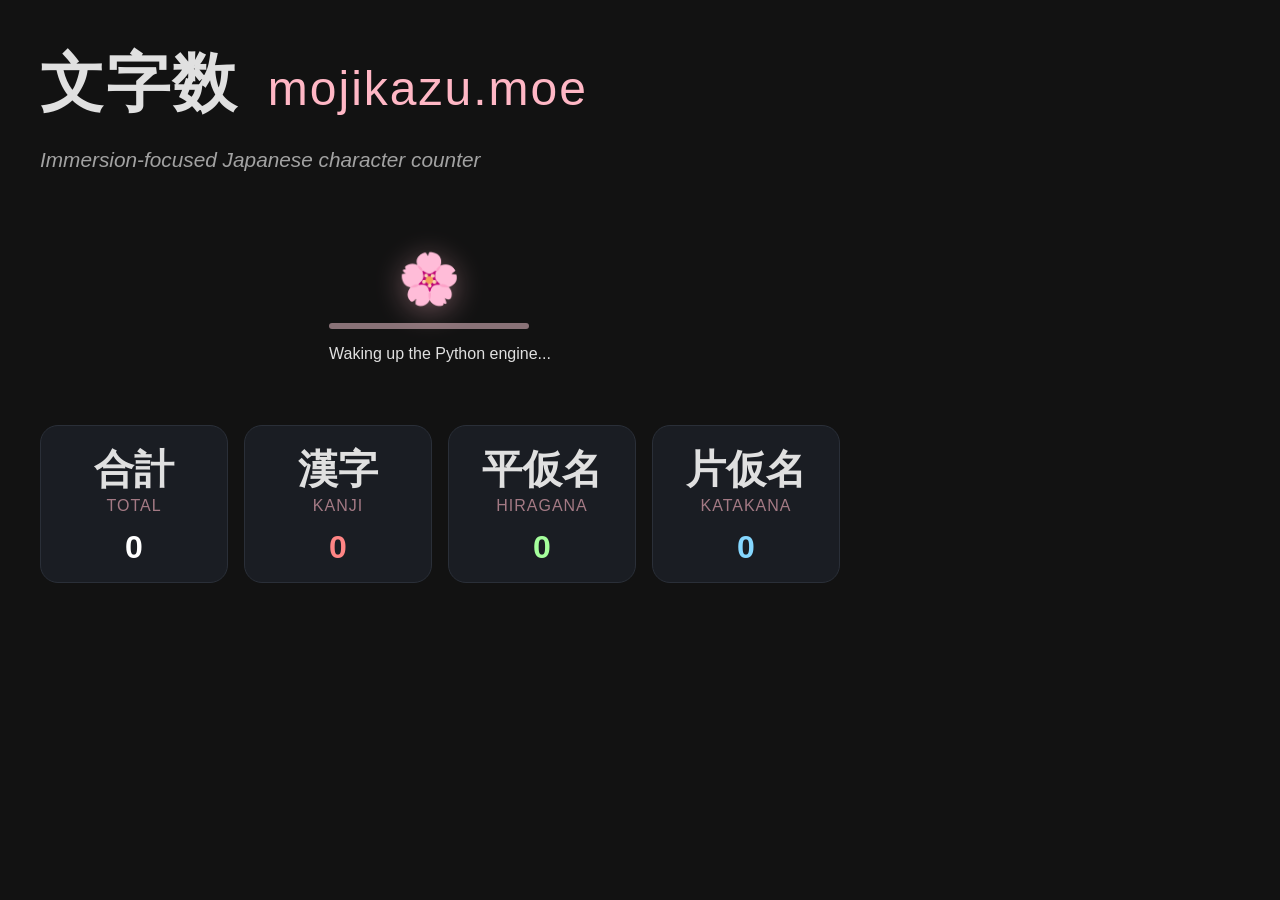
<file: index.html>
<!DOCTYPE html>
<html lang="en">
<head>
    <meta charset="UTF-8">
    <meta name="viewport" content="width=device-width,initial-scale=1.0">    
    <link rel="stylesheet" href="style.css">
    <script type="module" src="https://pyscript.net/releases/2024.3.1/core.js"></script>
    <meta name="keywords" content="Japanese character count, mojikazu, count kanji, japanese immersion tool, count hiragana katakana">
    
    <!-- Favicon -->
     <link rel="icon" href="data:image/svg+xml,<svg xmlns='http://www.w3.org/2000/svg' viewBox='0 0 100 100'><text y='.9em' font-size='90'>🌸</text></svg>">  
    <!-- HTML Meta Tags -->
    <title>mojikazu.moe | Japanese Character Counter</title>
    <meta name="description" content="Accurate Japanese character counting for immersion tracking. No ads, no punctuation fluff.">
    <meta property="og:image" content="https://www.mojikazu.moe/og-image.png" />
    <meta property="og:image:width" content="1200" />
    <meta property="og:image:height" content="630" />
    <!-- Facebook Meta Tags -->
    <meta property="og:url" content="https://mojikazu.moe">
    <meta property="og:type" content="website">
    <meta property="og:title" content="mojikazu.moe | Japanese Character Counter">
    <meta property="og:description" content="Accurate Japanese character counting for immersion tracking. No ads, no punctuation fluff.">
    <meta property="og:image" content="https://www.mojikazu.moe/og-image.png">
    <!-- Twitter Meta Tags -->
    <meta name="twitter:card" content="summary_large_image">
    <meta property="twitter:url" content="https://mojikazu.moe">
    <meta name="twitter:title" content="mojikazu.moe | Japanese Character Counter">
    <meta name="twitter:description" content="Accurate Japanese character counting for immersion tracking. No ads, no punctuation fluff.">
    <meta name="twitter:image" content="https://www.mojikazu.moe/og-image.png">
    <!-- Google tag (gtag.js) -->
    <script async src="https://www.googletagmanager.com/gtag/js?id=G-9GD28HQR89"></script>
    <script>
      window.dataLayer = window.dataLayer || [];
      function gtag(){dataLayer.push(arguments);}
      gtag('js', new Date());

      gtag('config', 'G-9GD28HQR89');
    </script>
</head>
<body>
    <nav class="top-nav">
        <div class="brand">
            <h1>文字数 <span class="site-romaji">mojikazu.moe</span></h1>
            <p class="subtitle">Immersion-focused Japanese character counter</p>
        </div>
    </nav>


<div id="app-wrapper">
    <textarea id="jptext" class="loading-state" disabled placeholder=""></textarea>

    <div id="loader-overlay">
        <div id="loader-content">
            <div class="sakura-wrapper">
                <div class="sakura">🌸</div>
            </div>
            <div class="progress-container">
                <div class="progress-bar"></div>
            </div>
            <p>Waking up the Python engine...</p>
        </div>
    </div>
</div>

    <div class="counter-container">
        <div id="total" class="counter-card">
            <div class="label-group">
                <div class="jp-label">合計</div>
                <div class="en-label">Total</div>
            </div>
            <span>0</span>
        </div>
        <div id="kanji" class="counter-card">
            <div class="label-group">
                <div class="jp-label">漢字</div>
                <div class="en-label">Kanji</div>
            </div>
            <span>0</span>
        </div>
        <div id="hiragana" class="counter-card">
            <div class="label-group">
                <div class="jp-label">平仮名</div>
                <div class="en-label">Hiragana</div>
            </div>
            <span>0</span>
        </div>
        <div id="katakana" class="counter-card">
            <div class="label-group">
                <div class="jp-label">片仮名</div>
                <div class="en-label">Katakana</div>
            </div>
            <span>0</span>
        </div>
    </div>
    
    <script type="py" src="./countjp.py"></script>
</body>
</html>
</file>
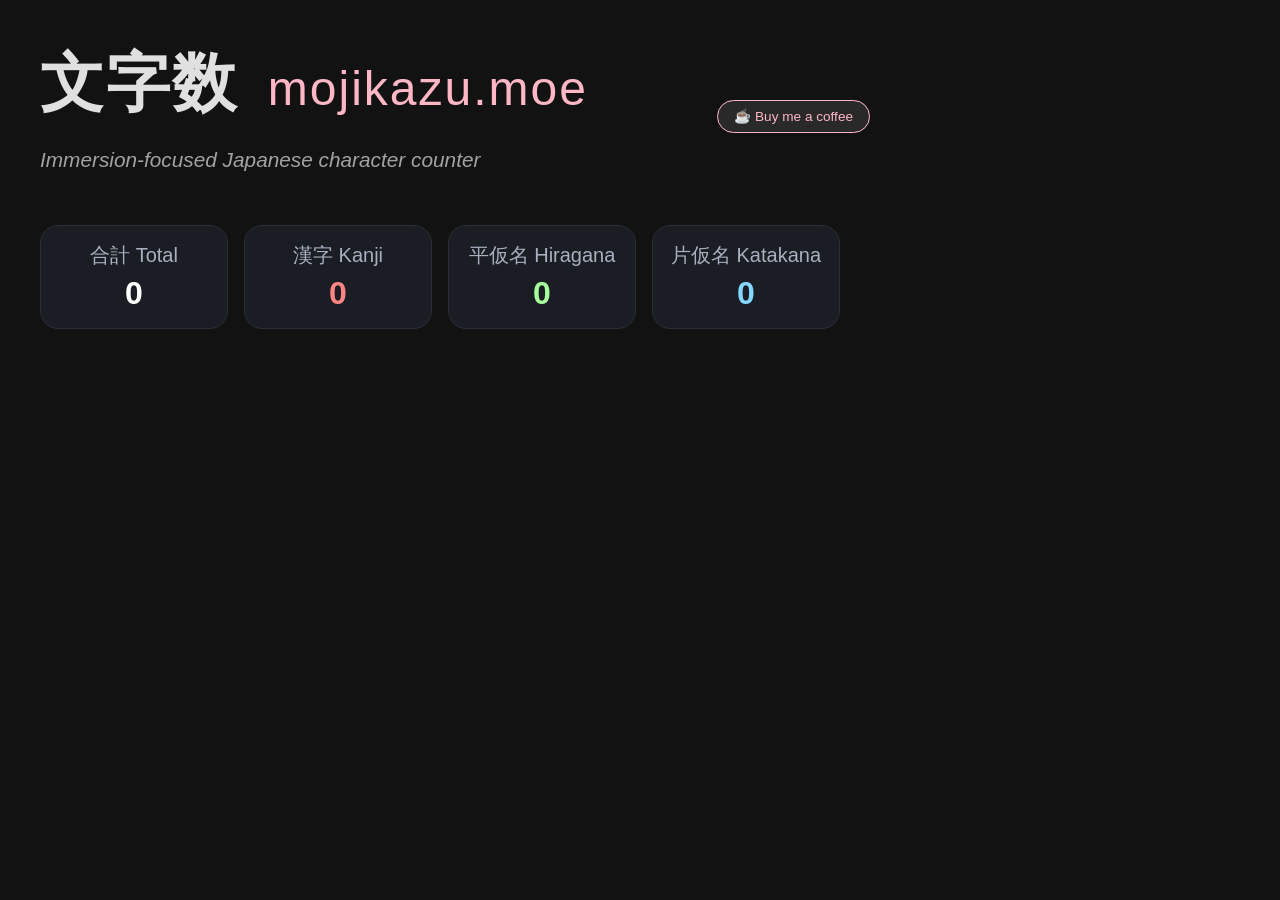
<file: test.html>
<!DOCTYPE html>
<html lang="en">
<head>
    <meta charset="UTF-8">
    <title>mojikazu.moe | Japanese Immersion Counter</title>
    <meta name="viewport" content="width=device-width,initial-scale=1.0">
    <link rel="stylesheet" href="style.css">
    <link rel="icon" href="data:image/svg+xml,<svg xmlns=%22http://www.w3.org viewBox=%220 0 100 100%22><text y=%22.9em%22 font-size=%2290%22>🌸</text></svg>">
    <script type="module" src="https://pyscript.net/releases/2024.3.1/core.js"></script>
</head>
<body>
    <nav class="top-nav">
        <div class="brand">
            <h1>文字数 <span class="site-romaji">mojikazu.moe</span></h1>
            <p class="subtitle">Immersion-focused Japanese character counter</p>
        </div>
        <div class="support">
            <a href="https://ko-fi.com" target="_blank" class="kofi-button">
                ☕ <span>Buy me a coffee</span>
            </a>
        </div>
    </nav>

    <textarea id="jptext" placeholder="Paste Japanese text here..."></textarea>

    <div class="counter-container">
        <div id="total">合計 Total<span>0</span></div>
        <div id="kanji">漢字 Kanji<span>0</span></div>
        <div id="hiragana">平仮名 Hiragana<span>0</span></div>
        <div id="katakana">片仮名 Katakana<span>0</span></div>
    </div>

    <script type="py" src="./countjp.py"></script>
</body>
</html>
</file>
<file: style.css>
textarea { background-color: #1a1d23 !important; }

body {
  background-color: #121212;
  color: #e0e0e0;
  font-family: -apple-system, BlinkMacSystemFont, "Segoe UI", Roboto, sans-serif;
  margin: 0;
  padding: 40px;
  display: block;
  text-align: left;
}

h1 {
  font-size: 4rem;
  letter-spacing: 2px;
  margin-top: 0;
  margin-bottom: 0.5rem;
}

.site-romaji {
  color: #ffb7c5;
  font-weight: 300;
  font-size: 0.75em;
  margin-left: 10px;
}

.subtitle {
  opacity: 0.7;
  font-size: 1.3rem;
  font-style: italic;
}

.top-nav {
  display: flex;
  justify-content: space-between;
  align-items: center;
  width: 100%;
  max-width: 830px;
  margin: 0 0 2rem 0;
  padding: 0;
}

.kofi-button {
  background-color: #292929;
  color: #ffb7c5;
  padding: 8px 16px;
  border-radius: 20px;
  text-decoration: none;
  font-size: 0.85rem;
  border: 1px solid #ffb7c5;
  transition: all 0.3s ease;
}

.kofi-button:hover {
  background-color: #ffb7c5;
  color: #121212;
}

.brand {
  text-align: left;
  flex: 1;
}

#app-wrapper {
position: relative;
width: 100%;
max-width: 800px;
min-height: 180px;
margin-bottom: 20px;
background-color: transparent;
}

#jptext {
width: 100%;
min-height: 180px;
padding: 14px;
font-size: 16px;
line-height: 1.6;
color: #f5f5f5;
background-color: #1a1d23;
border: 1px solid #2a2f38;
border-radius: 18px;
outline: none;
resize: vertical;
box-sizing: border-box;
display: block;
position: absolute;
top: 0;
left: 0;
opacity: 0;
visibility: hidden;
transition: opacity 0.3s ease-out, border-color 0.2s ease, box-shadow 0.2s ease;
}

#jptext.ready {
opacity: 1;
visibility: visible;
position: relative;
z-index: 5;
background-color: #1a1d23;
}

#jptext:focus {
border-color: #4da3ff;
box-shadow: 0 0 0 2px rgba(77, 163, 255, 0.2);
}

#loader-overlay {
position: absolute;
top: 0;
left: 0;
width: 100%;
height: 100%;
background-color: transparent;
display: flex;
justify-content: center;
align-items: center;
z-index: 10;
pointer-events: none;
opacity: 1;
visibility: visible;
transition: opacity 1.2s ease-in-out, transform 1.2s ease-in-out, visibility 1.2s ease-in-out;
}

#loader-overlay.hidden {
opacity: 0;
visibility: hidden;
transform: translateY(40px);
pointer-events: none;
}

.sakura-wrapper {
  width: 200px;
  text-align: center;
  margin-bottom: 15px;
}

.sakura {
  display: inline-block;
  font-size: 50px;
  transform-origin: center;
  animation: spin 3s linear infinite;
  filter: drop-shadow(0 5px 15px rgba(255, 183, 197, 0.4));
}

.progress-container {
  width: 200px;
  height: 6px;
  background-color: rgba(255, 209, 220, 0.5);
  border-radius: 3px;
  overflow: hidden;
}

.progress-bar {
  width: 0%;
  height: 100%;
  background-color: #ff69b4;
  transition: width 0.5s ease-in-out;
}

@keyframes spin {
  from { transform: rotate(0deg); }
  to { transform: rotate(360deg); }
}

.counter-container {
  margin-top: 20px;
  display: grid;
  grid-template-columns: repeat(auto-fit, minmax(150px, 1fr));
  gap: 16px;
  max-width: 800px;
}

#total, #kanji, #hiragana, #katakana {
background-color: #1a1d23;
border: 1px solid #2a2f38;
border-radius: 18px;
padding: 16px;
text-align: center;
font-size: 20px;
color: #a8b0bf;
transition: transform 0.15s ease, border-color 0.2s ease;
}

#total span,
#kanji span,
#hiragana span,
#katakana span {
display: block;
margin-top: 6px;
font-size: 32px;
font-weight: 600;
color: #ffffff;
}

.counter-card {
  display: flex;
  flex-direction: column;
  align-items: center;
  padding: 16px;
  background-color: #1a1d23;
  border-radius: 18px;
  border: 1px solid #2a2f38;
}

.label-group {
  display: flex;
  flex-direction: column;
  align-items: center;
  margin-bottom: 8px;
}

.jp-label {
  font-size: 2.5rem;
  font-weight: bold;
  color: #e0e0e0;
}

.en-label {
  font-size: 1rem;
  text-transform: uppercase;
  letter-spacing: 1px;
  opacity: 0.6;
  color: #ffb7c5;
}

.counter-card span {
  font-size: 2.2rem;
  font-weight: 700;
}

#total:hover,
#kanji:hover,
#hiragana:hover,
#katakana:hover {
border-color: #4da3ff;
transform: translateY(-2px);
}

#kanji span { color: #ff8585; }
#hiragana span { color: #a5ff9c; }
#katakana span { color: #85d7ff; }
#total span { color: #ffffff; }
</file>
